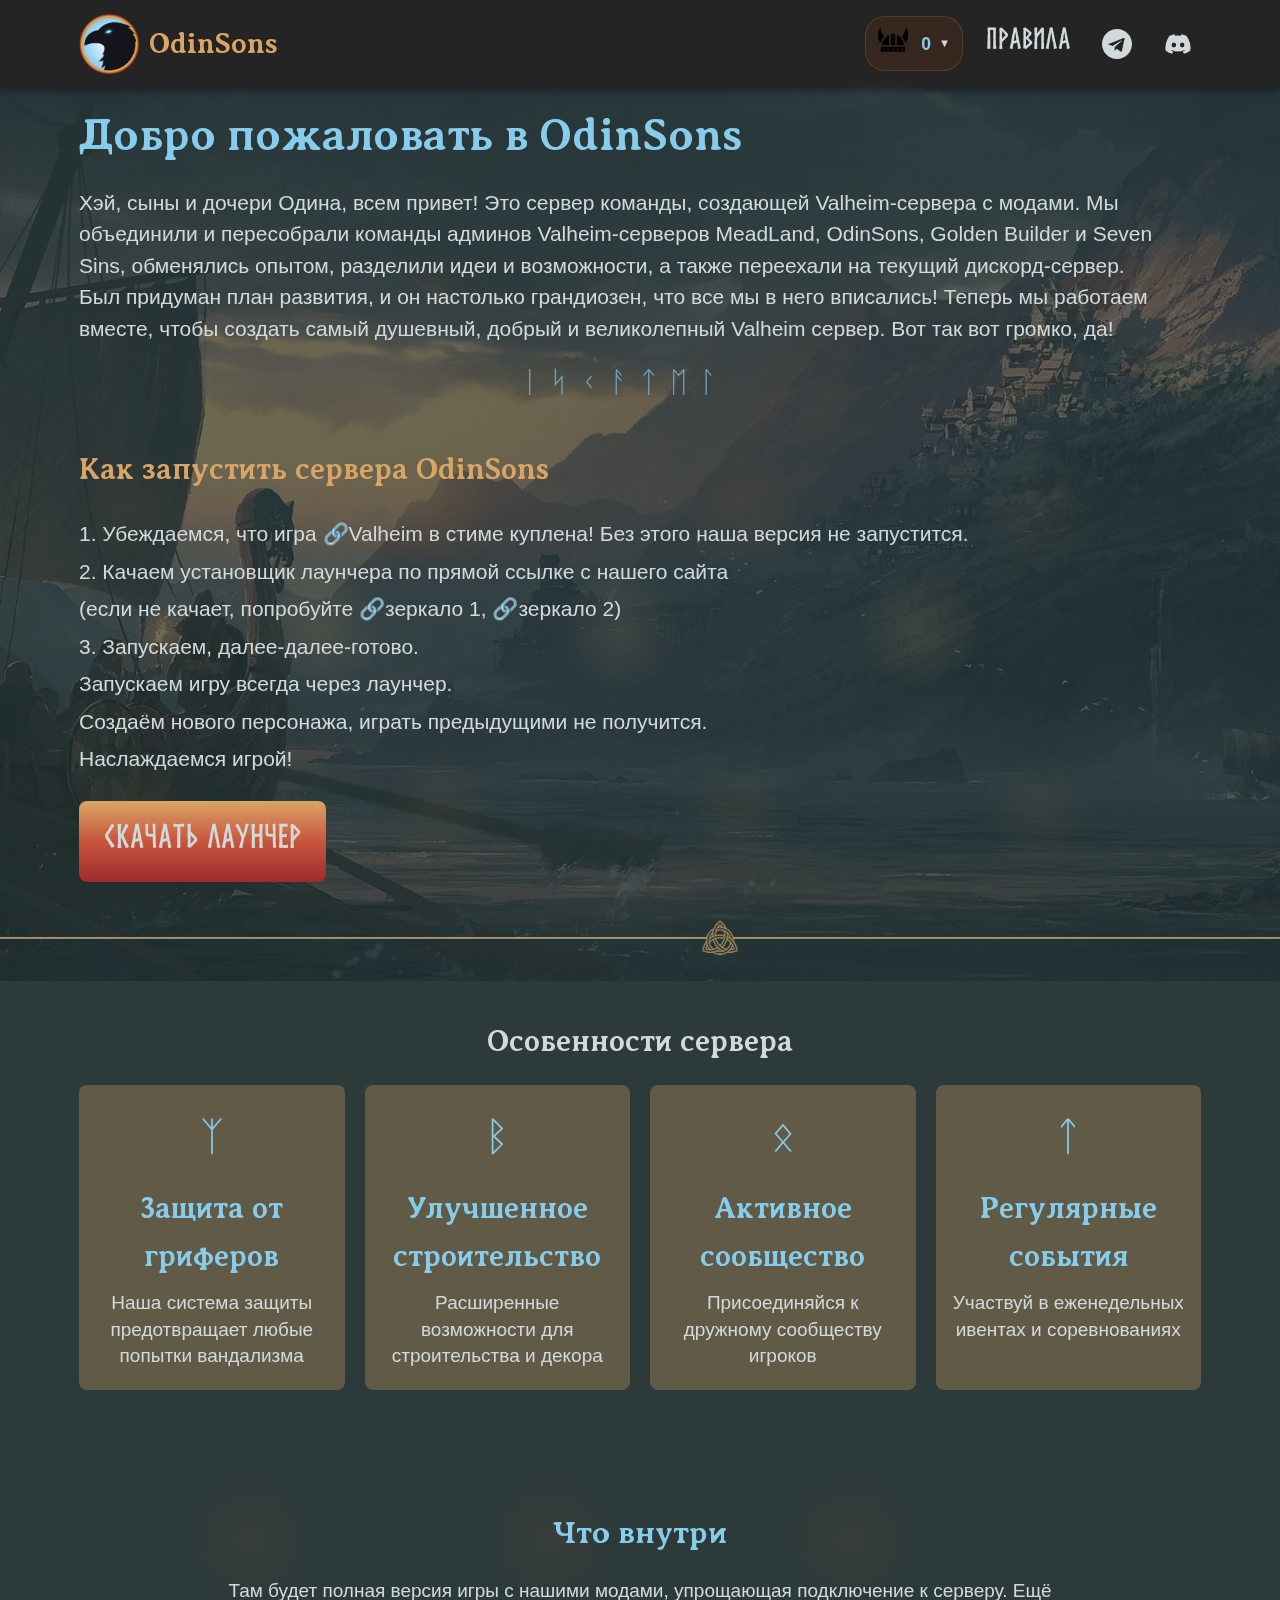
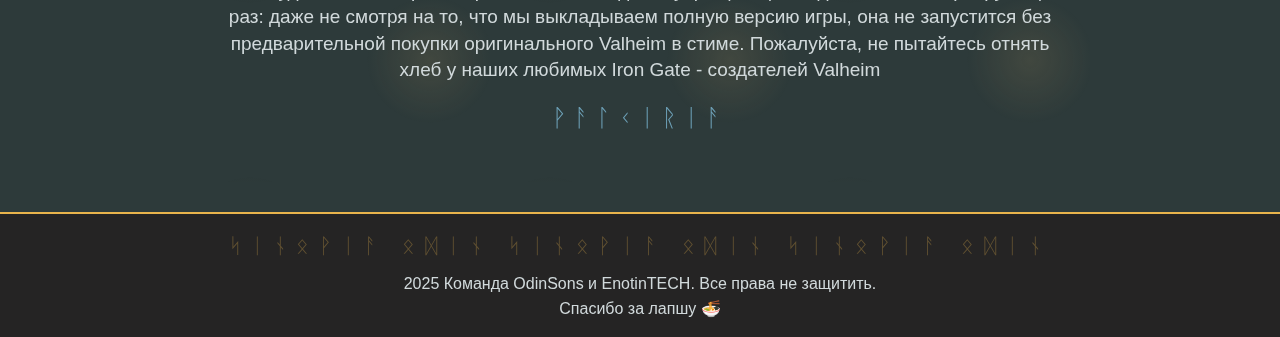
<file: index.htm>
<!DOCTYPE html>
<html lang="ru">
<head>
    <meta charset="UTF-8">
    <meta name="viewport" content="width=device-width, initial-scale=1.0">
    <title>OdinSons - Valheim сервера 18+</title>
    <link rel="stylesheet" href="https://cdnjs.cloudflare.com/ajax/libs/font-awesome/6.4.0/css/all.min.css">
    <link rel="preconnect" href="https://fonts.googleapis.com">
    <link rel="preconnect" href="https://fonts.gstatic.com" crossorigin>
    <link rel="stylesheet" href="style.css">
    <link rel="icon" href="favicon.ico">
    <link href="https://db.onlinewebfonts.com/c/766d679f3242fbf580362a9838c40083?family=Vollkorn" rel="stylesheet">
</head>
<body>
    <!-- сами руны
    <div class="rune-background rune-1">ᚠ</div>
    <div class="rune-background rune-2">ᛗᛃᚨᛋᛟ ᚲᚨᛒᚨᚾ</div>
    <div class="rune-background rune-3">ᚦ</div>
    <div class="rune-background rune-4">ᚬ</div>
    <div class="rune-background rune-5">ᚺᚹᚨᛋᛏ ᚾᛁᚲᛋ</div>
    <div class="rune-background rune-6">ᚴ</div>
    <div class="rune-background rune-7">ᛖᛁᚲᛏᚢᚱᚾᛁᚱ</div>
    <div class="rune-background rune-8">ᛒᛖᚱᚷᛁᛚᛁ</div>
    <div class="rune-background rune-9">ᚠᛟᚱᚾᛃᛟᚦᚱ</div>
    <div class="rune-background rune-10">ᚦᛟᚱᛋᚠᛁᛜᚱ</div>
    <div class="rune-background rune-11">ᛟᛞᛁᚾᛋᛟᚾᛖᚱ</div> -->

    <div class="side-backgroundL">
        <img src="1200.png" alt="фон корабль">
    </div>

    <header>
        <div class="container">
            <nav>
                <a href="#" class="logo">
                    <img src="OdinSons_logo_14.png" alt="OdinSons">
                    <span>OdinSons</span>
                </a>
                <div class="header-buttons">
                    <div class="online-widget">
                    <div class="online-btn" id="onlineBtn">
                    <span class="online-icon"><img src="viking-helmet.png" title="Викинги онлайн"></span>
                    <span class="online-count">0</span>
                    <span class="online-arrow">▼</span>
                </div>
                <div class="online-dropdown" id="onlineDropdown">
                    <div class="online-header">
                    <h3>Викинги онлайн: <span id="onlinePlayersCount">0</span></h3>
                    <span class="online-close" id="onlineClose">✕</span>
                </div>
                <div class="online-content">
                    <div class="players-loading">Загрузка данных о викингах...</div>
                    <div class="players-list" id="playersList"></div>
                    <div class="players-error" id="playersError" style="display: none;"></div>
                    <div class="players-updated" id="playersUpdated"></div>
                </div>
            </div>
        </div>
                    <a href="rules.htm" class="header-btn" title="Правила сервера">
                        <span style="font-family: 'NordicCyr', sans-serif; font-weight: 700; font-size: 32px;">Правила</span>
                    </a>
                    <a href="https://t.me/+AHY_F2jClNJmNTcy" class="header-btn" target="_blank" title="Telegram">
                        <svg viewBox="0 0 24 24"><path d="M12 0c-6.627 0-12 5.373-12 12s5.373 12 12 12 12-5.373 12-12-5.373-12-12-12zm5.894 8.221l-1.97 9.28c-.145.658-.537.818-1.084.508l-3-2.21-1.447 1.394c-.14.141-.259.259-.374.261l.213-3.053 5.56-5.022c.24-.213-.054-.334-.373-.121l-6.869 4.326-2.96-.924c-.64-.203-.658-.64.136-.954l11.566-4.458c.538-.196 1.006.128.832.941z"/></svg>
                    </a>
                    <a href="https://discord.gg/eTteBxWcfu" class="header-btn" target="_blank" title="Discord">
                        <svg viewBox="0 0 24 24"><path d="M14.82 4.26a10.14 10.14 0 0 0-.53 1.1 14.66 14.66 0 0 0-4.58 0 10.14 10.14 0 0 0-.53-1.1 16 16 0 0 0-4.13 1.3 17.33 17.33 0 0 0-3 11.59 16.6 16.6 0 0 0 5.07 2.59A12.89 12.89 0 0 0 8.23 18a9.65 9.65 0 0 1-1.71-.83 3.39 3.39 0 0 0 .42-.33 11.66 11.66 0 0 0 10.12 0c.14.09.28.19.42.33a10.14 10.14 0 0 1-1.71.83 12.89 12.89 0 0 0 1.08 1.78 16.44 16.44 0 0 0 5.06-2.59 17.22 17.22 0 0 0-3-11.59 16.09 16.09 0 0 0-4.09-1.35zM8.68 14.81a1.94 1.94 0 0 1-1.8-2 1.93 1.93 0 0 1 1.8-2 1.93 1.93 0 0 1 1.8 2 1.93 1.93 0 0 1-1.8 2zm6.64 0a1.94 1.94 0 0 1-1.8-2 1.93 1.93 0 0 1 1.8-2 1.92 1.92 0 0 1 1.8 2 1.92 1.92 0 0 1-1.8 2z"/></svg>
                    </a>
                </div>
            </nav>
        </div>
    </header>

    <section class="hero" id="home">
        <div class="container" style="display:flex;flex-wrap:wrap">
            <div class="welcome-section">
                <h1>Добро пожаловать в OdinSons</h1>
                <p>Хэй, сыны и дочери Одина, всем привет! Это сервер команды, создающей Valheim-сервера с модами. Мы объединили и пересобрали команды админов Valheim-серверов MeadLand, OdinSons, Golden Builder и Seven Sins, обменялись опытом, разделили идеи и возможности, а также переехали на текущий дискорд-сервер. Был придуман план развития, и он настолько грандиозен, что все мы в него вписались! Теперь мы работаем вместе, чтобы создать самый душевный, добрый и великолепный Valheim сервер. Вот так вот громко, да!</p>
                <div class="rune-divider">ᛁᛋᚲᚨᛏᛖᛚ</div>
                <div class="rune-bg">
                    <h2-1>Как запустить сервера OdinSons</h2-1>
                    <p>1. Убеждаемся, что игра <a href="https://store.steampowered.com/app/892970/Valheim/">🔗Valheim в стиме</a> куплена! Без этого наша версия не запустится.</p>
                    <p>2. Качаем установщик лаунчера по прямой ссылке с нашего сайта</p>
                    <p>(если не качает, попробуйте <a href="https://odinsons.event-spec.ru/launcher/OdinsonsSetup.exe">🔗зеркало 1</a>, <a href="http://95.216.34.29/launcher/OdinsonsSetup.exe">🔗зеркало 2</a>)</p>
                    <p>3. Запускаем, далее-далее-готово.</p>
                    <p>Запускаем игру всегда через лаунчер.</p>
                    <p>Создаём нового персонажа, играть предыдущими не получится.</p>
                    <p>Наслаждаемся игрой!</p>
                    <a href="https://server.odinsons.fun/launcher/OdinsonsSetup.exe" class="btn btn-nordic" download style="margin-top:20px">Скачать лаунчер</a>
                </div>
            </div>
        </div>
    </section>
<p align='center'><img src=separador_odin.webp></p>
    <section class="features-section">
        <div class="container">
            <h2 style="text-align:center;margin-bottom:20px">Особенности сервера</h2>
            <div class="features-grid">
                <div class="feature-item">
                    <span class="feature-icon">ᛉ</span>
                    <h3>Защита от гриферов</h3>
                    <p>Наша система защиты предотвращает любые попытки вандализма</p>
                </div>
                <div class="feature-item">
                    <span class="feature-icon">ᛒ</span>
                    <h3>Улучшенное строительство</h3>
                    <p>Расширенные возможности для строительства и декора</p>
                </div>
                <div class="feature-item">
                    <span class="feature-icon">ᛟ</span>
                    <h3>Активное сообщество</h3>
                    <p>Присоединяйся к дружному сообществу игроков</p>
                </div>
                <div class="feature-item">
                    <span class="feature-icon">ᛏ</span>
                    <h3>Регулярные события</h3>
                    <p>Участвуй в еженедельных ивентах и соревнованиях</p>
                </div>
            </div>
        </div>
    </section>

    <section class="full-width-section">
        <div class="container">
            <div class="rune-bg">
                <h2>Что внутри</h2>
                <p>Там будет полная версия игры с нашими модами, упрощающая подключение к серверу. Ещё раз: даже не смотря на то, что мы выкладываем полную версию игры, она не запустится без предварительной покупки оригинального Valheim в стиме. Пожалуйста, не пытайтесь отнять хлеб у наших любимых Iron Gate - создателей Valheim</p>
                <div class="rune-divider" style="font-size:1.5rem;letter-spacing:0.5rem">ᚹᚨᛚᚲᛁᚱᛁᚨ</div>
            </div>
        </div>
    </section>

    <footer>
        <div class="container">
            <p>2025 Команда OdinSons и EnotinTECH. Все права не защитить.</p>
            <a href="https://t.me/to_sha_ramen">Спасибо за лапшу 🍜</p>
        </div>
    </footer>

    <script>
        document.querySelectorAll('a[href^="#"]').forEach(anchor => {
            anchor.addEventListener('click', function(e) {
                e.preventDefault();
                const targetId = this.getAttribute('href');
                if (targetId === '#') return;
                const targetElement = document.querySelector(targetId);
                if (targetElement) {
                    window.scrollTo({
                        top: targetElement.offsetTop - 80,
                        behavior: 'smooth'
                    });
                }
            });
        });
    </script>
    
    <script>
        // выпадашка списка игроков онлайн
    document.addEventListener('DOMContentLoaded', function() {
        const onlineBtn = document.getElementById('onlineBtn');
        const onlineDropdown = document.getElementById('onlineDropdown');
        const onlineClose = document.getElementById('onlineClose');
        const onlineCount = document.querySelector('.online-count');
        const onlinePlayersCount = document.getElementById('onlinePlayersCount');
        const playersList = document.getElementById('playersList');
        const playersLoading = document.querySelector('.players-loading');
        const playersError = document.getElementById('playersError');
        const playersUpdated = document.getElementById('playersUpdated');
        
        let lastFetchTime = 0;
        let isDropdownOpen = false;
        
        // форматирование времени обновления
        function formatUpdateTime(date) {
            return `Обновлено: ${date.toLocaleTimeString()}`;
        // грузим счётсик при загрузке страницы
        fetchServerData();
        // обновляем данные каждые 30 секунд
        setInterval(fetchServerData, 30000);
        }
        
        // получение данных с серва
        async function fetchServerData() {
            const now = Date.now();
                       
            lastFetchTime = now;
            
            playersLoading.style.display = 'block';
            playersError.style.display = 'none';
            
            try {
                // пробуем прямой запрос к апи
                const response = await fetch('http://95.216.34.29:2519/serverinfo', {
                    mode: 'cors', // указываем режим cors
                    headers: {
                        'Accept': 'application/json',
                    }
                });
                
                if (!response.ok) {
                    throw new Error(`Ошибка HTTP: ${response.status}`);
                }
                
                const data = await response.json();
                updateUI(data);
            } catch (err) {
                console.error('Ошибка загрузки данных:', err);
                
                // если прямой запрос не удался, пробуем через cors-прокси
                try {
                    const proxyUrl = 'https://api.allorigins.win/raw?url=';
                    const encodedUrl = encodeURIComponent('http://95.216.34.29:2519/serverinfo');
                    
                    const proxyResponse = await fetch(proxyUrl + encodedUrl);
                    
                    if (!proxyResponse.ok) {
                        throw new Error(`Ошибка HTTP прокси: ${proxyResponse.status}`);
                    }
                    
                    const data = await proxyResponse.json();
                    updateUI(data);
                } catch (proxyErr) {
                    console.error('Ошибка загрузки через прокси:', proxyErr);
                    
                    // если и прокси не работает, то
                    playersLoading.style.display = 'none';
                    playersError.style.display = 'block';
                    playersError.textContent = 'Ошибка загрузки данных. А должно было выглядеть так.';
                    
                    // показываем демку через 1 секунду
                    setTimeout(() => {
                        const demoData = {
                            "name": "OdinSonsLite",
                            "playersCount": 16,
                            "players": [
                                {
                                    "Name": "Cat",
                                    "SteamID": "76561198355154643",
                                    "AvatarUrl": "https://avatars.steamstatic.com/def6522d08f6e5b0a96c50c8c14466131d1c8c10_full.jpg"
                                },
                                {
                                    "Name": "ЛаПшЕсЛaB",
                                    "SteamID": "76561198088159603",
                                    "AvatarUrl": "https://avatars.steamstatic.com/c242d9d3255ca277519a201d830ca650d29f5895_full.jpg"
                                },
                                {
                                    "Name": "Ворон",
                                    "SteamID": "76561198257020427",
                                    "AvatarUrl": "https://avatars.steamstatic.com/60955e23eec36b21dbfcf842dbb03674d29e73a9_full.jpg"
                                },
                                {
                                    "Name": "Lore",
                                    "SteamID": "76561198135621095",
                                    "AvatarUrl": "https://avatars.steamstatic.com/88e32ca1a33db3fe3e54feccc2e5ddd23fdc2de1_full.jpg"
                                },
                                {
                                    "Name": "Фрейдис",
                                    "SteamID": "76561198269519294",
                                    "AvatarUrl": "https://avatars.steamstatic.com/8bd82bbf11510c0c613db76ac0955de13903406a_full.jpg"
                                },
                                {
                                    "Name": "Don Baton",
                                    "SteamID": "76561199137162101",
                                    "AvatarUrl": "https://avatars.steamstatic.com/508464126a00472f553ca35d677a98c6a4812083_full.jpg"
                                },
                                {
                                    "Name": "Muirtan",
                                    "SteamID": "76561198064767050",
                                    "AvatarUrl": "https://avatars.steamstatic.com/fef49e7fa7e1997310d705b2a6158ff8dc1cdfeb_full.jpg"
                                },
                                {
                                    "Name": "Ryogga",
                                    "SteamID": "76561198131245777",
                                    "AvatarUrl": "https://avatars.steamstatic.com/a8c5d92192f114f5ed05a03a86e53facc7d22a27_full.jpg"
                                },
                                {
                                    "Name": "Nevermind",
                                    "SteamID": "76561198129895699",
                                    "AvatarUrl": "https://avatars.steamstatic.com/fef49e7fa7e1997310d705b2a6158ff8dc1cdfeb_full.jpg"
                                },
                                {
                                    "Name": "Каллерия",
                                    "SteamID": "76561199522772818",
                                    "AvatarUrl": "https://avatars.steamstatic.com/a4ebb79db861ef6ac968df6c140aabd3c9785ca7_full.jpg"
                                },
                                {
                                    "Name": "Barketi Mikerko",
                                    "SteamID": "76561198034979988",
                                    "AvatarUrl": "https://avatars.steamstatic.com/8c7f409082a5ab586cb7e03872f6ca20d7e2997b_full.jpg"
                                },
                                {
                                    "Name": "Пират",
                                    "SteamID": "76561198323012485",
                                    "AvatarUrl": "https://avatars.steamstatic.com/14937af69b7fddc66c840d8487cc47359ccdd10b_full.jpg"
                                },
                                {
                                    "Name": "Jackroy",
                                    "SteamID": "76561198032086266",
                                    "AvatarUrl": "https://avatars.steamstatic.com/18cf9e93edbe79213f24fd277a0c8fc05e9ec68f_full.jpg"
                                },
                                {
                                    "Name": "Volkodav",
                                    "SteamID": "76561198043081861",
                                    "AvatarUrl": "https://avatars.steamstatic.com/e4c5e2ab869df41657cb2108f0d01723d0ba7ba7_full.jpg"
                                },
                                {
                                    "Name": "Tyler",
                                    "SteamID": "76561198022524887",
                                    "AvatarUrl": "https://avatars.steamstatic.com/23adb5fd330875aa0547f0e0e83f545102480138_full.jpg"
                                },
                                {
                                    "Name": "Варкнайт",
                                    "SteamID": "76561198871536729",
                                    "AvatarUrl": "https://avatars.steamstatic.com/fef49e7fa7e1997310d705b2a6158ff8dc1cdfeb_full.jpg"
                                }
                            ]
                        };
                        updateUI(demoData);
                    }, 1000);
                }
            }
        }
        
        // обновление интерфейса
        function updateUI(data) {
            onlineCount.textContent = data.playersCount;
            onlinePlayersCount.textContent = data.playersCount;
            
            playersList.innerHTML = '';
            
            if (data.players && data.players.length > 0) {
                for (const player of data.players) {
                    const playerCard = document.createElement('div');
                    playerCard.className = 'player-card';
                    
                    playerCard.innerHTML = `
                        <img src="${player.AvatarUrl}" alt="Аватар" class="player-avatar" onerror="this.src='[data-uri]'">
                        <div class="player-info">
                            <div class="player-name">${player.Name}</div>
                            <a href="https://steamcommunity.com/profiles/${player.SteamID}" target="_blank" class="player-steamid">
                                ID: ${player.SteamID}
                            </a>
                        </div>
                        <div class="status-indicator"></div>
                    `;
                    
                    playersList.appendChild(playerCard);
                }
            } else {
                playersList.innerHTML = '<div class="players-loading">На лайте тихо... Нет игроков онлайн</div>';
            }
            
            playersLoading.style.display = 'none';
            playersUpdated.textContent = formatUpdateTime(new Date());
        }
        
        // обработчики событий
        onlineBtn.addEventListener('click', function(e) {
            e.stopPropagation();
            isDropdownOpen = !isDropdownOpen;
            
            if (isDropdownOpen) {
                onlineDropdown.classList.add('show');
                fetchServerData();
            } else {
                onlineDropdown.classList.remove('show');
            }
        });
        
        onlineClose.addEventListener('click', function(e) {
            e.stopPropagation();
            onlineDropdown.classList.remove('show');
            isDropdownOpen = false;
        });
        
        // закрытие dropdown при клике вне его
        document.addEventListener('click', function(e) {
            if (!onlineBtn.contains(e.target) && !onlineDropdown.contains(e.target)) {
                onlineDropdown.classList.remove('show');
                isDropdownOpen = false;
            }
        });
        
        // инициализация времени обновления
        playersUpdated.textContent = formatUpdateTime(new Date());
    });
</script>
    
</body>
</html>
</file>
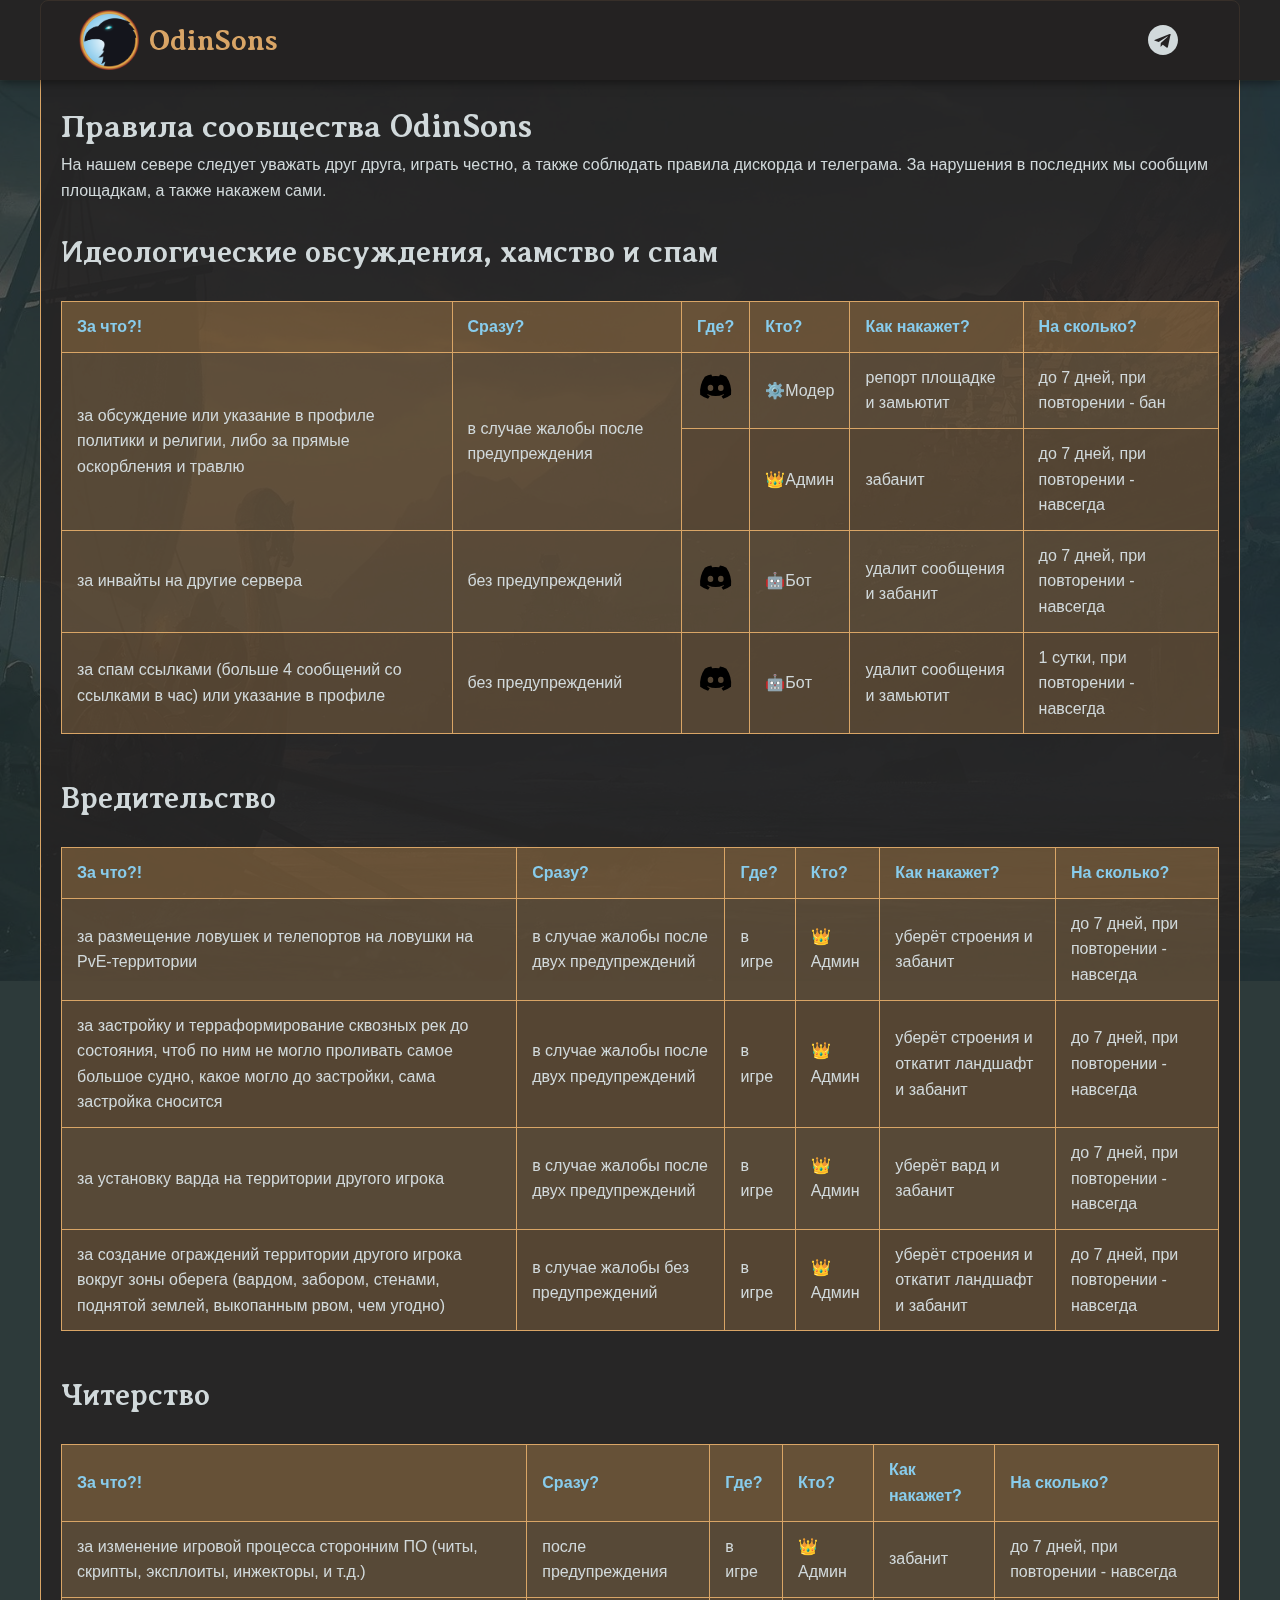
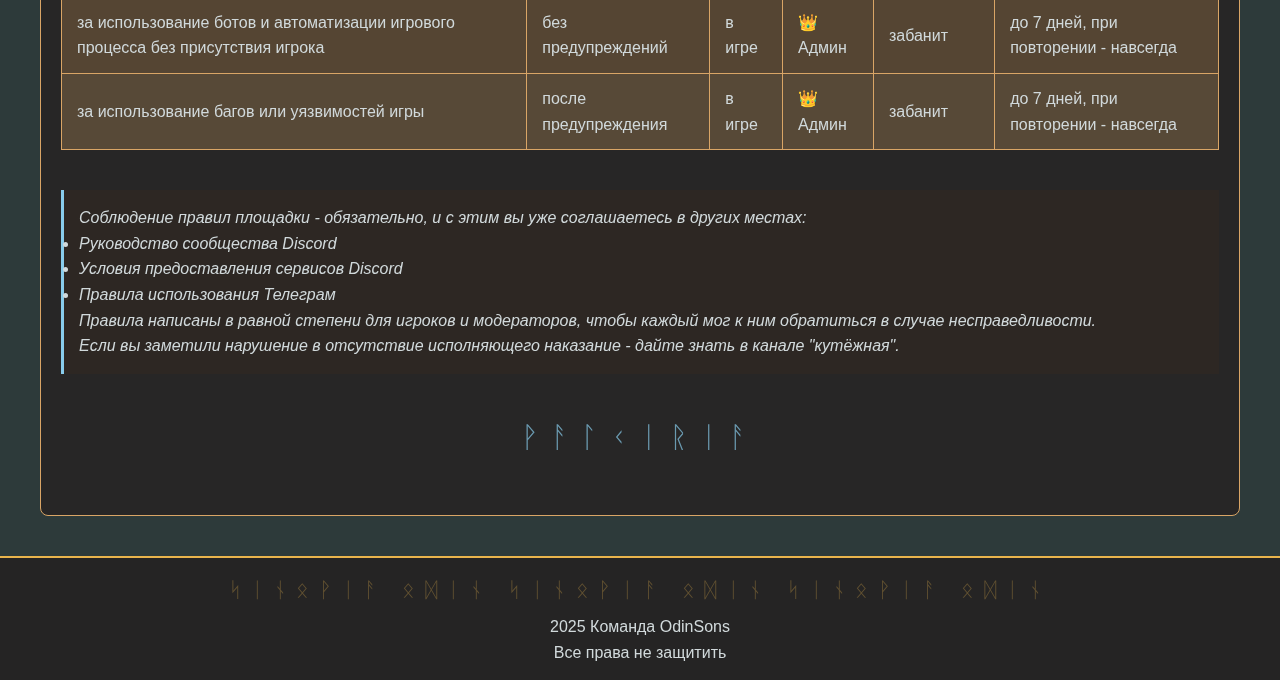
<file: rules.htm>
<!DOCTYPE html>
<html lang="ru">
<head>
    <meta charset="UTF-8">
    <meta name="viewport" content="width=device-width, initial-scale=1.0">
    <title>Правила сообщества - OdinSons</title>
    <link rel="stylesheet" href="https://cdnjs.cloudflare.com/ajax/libs/font-awesome/6.4.0/css/all.min.css">
    <link rel="preconnect" href="https://fonts.googleapis.com">
    <link rel="preconnect" href="https://fonts.gstatic.com" crossorigin>
    <link href="https://fonts.googleapis.com/css2?family=Averia+Serif+Libre:ital,wght@0,300;0,400;0,700;1,300;1,400;1,700&display=swap" rel="stylesheet">
    <link rel="stylesheet" href="style.css">
    <link rel="icon" href="favicon.ico">
    <style>
        /* Дополнительные стили для таблиц правил */
        .rules-container {
    max-width: 1200px;
    margin: 0px auto 40px;
    padding: 100px 20px 40px;
    background: rgb(37 34 34 / 0.8);
    border-radius: 8px;
    border: 1px solid #d9a566;
        }
        
        .rules-section {
            margin-bottom: 40px;
        }
        
        .rules-table {
            width: 100%;
            border-collapse: collapse;
            margin: 20px 0;
            background: #d9a56647;
        }
        
        .rules-table th, .rules-table td {
            padding: 12px 15px;
            text-align: left;
            border: 1px solid #d9a566;
        }
        
        .rules-table th {
            background-color: rgba(165, 108, 55, 0.2);
            color: var(--accent);
            font-weight: bold;
        }
        
        .rules-table tr:nth-child(even) {
            background-color: rgba(69, 43, 24, 0.1);
        }
        
        .rules-note {
            font-style: italic;
            margin-top: 30px;
            padding: 15px;
            background: rgba(69, 43, 24, 0.2);
            border-left: 3px solid var(--accent);
        }
    </style>
</head>
<body>
    <!-- Фоновые руны 
    <div class="rune-background rune-1">ᚠ</div>
    <div class="rune-background rune-2">ᛗᛃᚨᛋᛟ ᚲᚨᛒᚨᚾ</div>
    <div class="rune-background rune-3">ᚦ</div>
    <div class="rune-background rune-4">ᚬ</div>
    <div class="rune-background rune-5">ᚺᚹᚨᛋᛏ ᚾᛁᚲᛋ</div>
    <div class="rune-background rune-6">ᚴ</div>
    <div class="rune-background rune-7">ᛖᛁᚲᛏᚢᚱᚾᛁᚱ</div>
    <div class="rune-background rune-8">ᛒᛖᚱᚷᛁᛚᛁ</div>
    <div class="rune-background rune-9">ᚠᛟᚱᚾᛃᛟᚦᚱ</div>
    <div class="rune-background rune-10">ᚦᛟᚱᛋᚠᛁᛜᚱ</div>
    <div class="rune-background rune-11">ᛟᛞᛁᚾᛋᛟᚾᛖᚱ</div> -->

    <div class="side-backgroundL">
        <img src="1200.png" alt="фон корабль">
    </div>

    <header>
        <div class="container" position>
            <nav>
                <a href="index.htm" class="logo">
                    <img src="OdinSons_logo_14.png" alt="OdinSons">
                    <span style="margin-top:2px">OdinSons</span>
                </a>
                <div class="header-buttons">
                    <a href="https://t.me/+AHY_F2jClNJmNTcy" class="header-btn" target="_blank" title="Telegram">
                        <svg viewBox="0 0 24 24"><path d="M12 0c-6.627 0-12 5.373-12 12s5.373 12 12 12 12-5.373 12-12-5.373-12-12-12zm5.894 8.221l-1.97 9.28c-.145.658-.537.818-1.084.508l-3-2.21-1.447 1.394c-.14.141-.259.259-.374.261l.213-3.053 5.56-5.022c.24-.213-.054-.334-.373-.121l-6.869 4.326-2.96-.924c-.64-.203-.658-.64.136-.954l11.566-4.458c.538-.196 1.006.128.832.941z"/></svg>
                    </a>
                    <a href="https://discord.gg/eTteBxWcfu" class="header-btn2" target="_blank" title="Discord">
                        <svg viewBox="0 0 24 24"><path d="M14.82 4.26a10.14 10.14 0 0 0-.53 1.1 14.66 14.66 0 0 0-4.58 0 10.14 10.14 0 0 0-.53-1.1 16 16 0 0 0-4.13 1.3 17.33 17.33 0 0 0-3 11.59 16.6 16.6 0 0 0 5.07 2.59A12.89 12.89 0 0 0 8.23 18a9.65 9.65 0 0 1-1.71-.83 3.39 3.39 0 0 0 .42-.33 11.66 11.66 0 0 0 10.12 0c.14.09.28.19.42.33a10.14 10.14 0 0 1-1.71.83 12.89 12.89 0 0 0 1.08 1.78 16.44 16.44 0 0 0 5.06-2.59 17.22 17.22 0 0 0-3-11.59 16.09 16.09 0 0 0-4.09-1.35zM8.68 14.81a1.94 1.94 0 0 1-1.8-2 1.93 1.93 0 0 1 1.8-2 1.93 1.93 0 0 1 1.8 2 1.93 1.93 0 0 1-1.8 2zm6.64 0a1.94 1.94 0 0 1-1.8-2 1.93 1.93 0 0 1 1.8-2 1.92 1.92 0 0 1 1.8 2 1.92 1.92 0 0 1-1.8 2z"/></svg>
                    </a>
                </div>
            </nav>
        </div>
    </header>

    <div class="rules-container">
        <h1>Правила сообщества OdinSons</h1>
        
        <p>На нашем севере следует уважать друг друга, играть честно, а также соблюдать правила дискорда и телеграма. За нарушения в последних мы сообщим площадкам, а также накажем сами.</p>
        
        <div class="rules-section">
            <h2>Идеологические обсуждения, хамство и спам</h2>
            
            <table class="rules-table">
                <thead>
                    <tr>
                        <th>За что?!</th>
                        <th>Сразу?</th>
                        <th>Где?</th>
                        <th>Кто?</th>
                        <th>Как накажет?</th>
                        <th>На сколько?</th>
                    </tr>
                </thead>
                <tbody>
                    <tr>
                        <td rowspan="2">за обсуждение или указание в профиле политики и религии, либо за прямые оскорбления и травлю</td>
                        <td rowspan="2">в случае жалобы после предупреждения</td>
                        <td><svg viewBox="0 0 24 24"><path d="M14.82 4.26a10.14 10.14 0 0 0-.53 1.1 14.66 14.66 0 0 0-4.58 0 10.14 10.14 0 0 0-.53-1.1 16 16 0 0 0-4.13 1.3 17.33 17.33 0 0 0-3 11.59 16.6 16.6 0 0 0 5.07 2.59A12.89 12.89 0 0 0 8.23 18a9.65 9.65 0 0 1-1.71-.83 3.39 3.39 0 0 0 .42-.33 11.66 11.66 0 0 0 10.12 0c.14.09.28.19.42.33a10.14 10.14 0 0 1-1.71.83 12.89 12.89 0 0 0 1.08 1.78 16.44 16.44 0 0 0 5.06-2.59 17.22 17.22 0 0 0-3-11.59 16.09 16.09 0 0 0-4.09-1.35zM8.68 14.81a1.94 1.94 0 0 1-1.8-2 1.93 1.93 0 0 1 1.8-2 1.93 1.93 0 0 1 1.8 2 1.93 1.93 0 0 1-1.8 2zm6.64 0a1.94 1.94 0 0 1-1.8-2 1.93 1.93 0 0 1 1.8-2 1.92 1.92 0 0 1 1.8 2 1.92 1.92 0 0 1-1.8 2z"/></svg></td>
                        <td>⚙️Модер</td>
                        <td>репорт площадке и замьютит</td>
                        <td>до 7 дней, при повторении - бан</td>
                    </tr>
                    <tr>
                        <td><svg viewBox="0 0 24 24"><path d="M283.673 593.441c-2.469-.415-44.163-1.442-44.163-1.442s-9.704 1.027-10.12 3.292c-.408.627-2.477 2.696-.204 6.404 2.273 3.723 5.37 3.723 5.37 7.643s-9.493 35.494-9.493 35.494l-8.67 27.044-11.358 36.944-7.22 24.152-5.158 16.508-6.812 23.948-7.023-21.878-31.56-114.972-8.277-13.616s2.009-6.404-.612-10.74c2.478-4.334 6.397-10.527 7.84-12.384 1.442-1.85 3.919-4.335-.204-5.982-4.131-1.654-34.475-.415-44.587.204-10.113 3.27-14.651 2.477-16.72 4.335-.499 1.858-3.92 7.394 3.655 5.573-3.036 1.654 8.941 7.84 12.445 16.547 3.512 2.447 11.147 16.274 17.755 44.859 6.6 22.595 25.594 76.471 25.594 76.471s9.908 31.371 10.316 35.29c.415 3.928 3.096 14.87 3.511 16.517 4.086 1.654 1.443 9.704 2.062 11.35.62 1.655 2.477 6.193 2.689 7.432.204 3.753 9.757 15.278 4.946 18.374 1.45 3.096 5.166 14.032 5.166 15.89 0 1.857 3.096 13.623 3.715 14.658.62 1.034 2.062 3.92 3.3 3.715 5.317-.211 7.636-21.674 8.255-24.566 5.445-2.885 12.8-33.644 13.208-34.672.416-1.034 12.386-29.309 12.386-29.309s16.516-52.222 18.162-56.557c3.15-.596 10.173-26.417 14.326-31.37-4.206-4.962 5.49-34.06 6.525-37.157 1.027-3.096 9.697-30.336 12.506-33.017.083-2.688.083-6.29 3.384-10.95 9.153-2.266 12.181-7.016 13.827-9.078 1.654-2.062 3.716-4.539 1.239-4.954Z"></svg></td>
                        <td>👑Админ</td>
                        <td>забанит</td>
                        <td>до 7 дней, при повторении - навсегда</td>
                    </tr>
                    <tr>
                        <td>за инвайты на другие сервера</td>
                        <td>без предупреждений</td>
                        <td><svg viewBox="0 0 24 24"><path d="M14.82 4.26a10.14 10.14 0 0 0-.53 1.1 14.66 14.66 0 0 0-4.58 0 10.14 10.14 0 0 0-.53-1.1 16 16 0 0 0-4.13 1.3 17.33 17.33 0 0 0-3 11.59 16.6 16.6 0 0 0 5.07 2.59A12.89 12.89 0 0 0 8.23 18a9.65 9.65 0 0 1-1.71-.83 3.39 3.39 0 0 0 .42-.33 11.66 11.66 0 0 0 10.12 0c.14.09.28.19.42.33a10.14 10.14 0 0 1-1.71.83 12.89 12.89 0 0 0 1.08 1.78 16.44 16.44 0 0 0 5.06-2.59 17.22 17.22 0 0 0-3-11.59 16.09 16.09 0 0 0-4.09-1.35zM8.68 14.81a1.94 1.94 0 0 1-1.8-2 1.93 1.93 0 0 1 1.8-2 1.93 1.93 0 0 1 1.8 2 1.93 1.93 0 0 1-1.8 2zm6.64 0a1.94 1.94 0 0 1-1.8-2 1.93 1.93 0 0 1 1.8-2 1.92 1.92 0 0 1 1.8 2 1.92 1.92 0 0 1-1.8 2z"/></svg></td>
                        <td>🤖Бот</td>
                        <td>удалит сообщения и забанит</td>
                        <td>до 7 дней, при повторении - навсегда</td>
                    </tr>
                    <tr>
                        <td>за спам ссылками (больше 4 сообщений со ссылками в час) или указание в профиле</td>
                        <td>без предупреждений</td>
                        <td><svg viewBox="0 0 24 24"><path d="M14.82 4.26a10.14 10.14 0 0 0-.53 1.1 14.66 14.66 0 0 0-4.58 0 10.14 10.14 0 0 0-.53-1.1 16 16 0 0 0-4.13 1.3 17.33 17.33 0 0 0-3 11.59 16.6 16.6 0 0 0 5.07 2.59A12.89 12.89 0 0 0 8.23 18a9.65 9.65 0 0 1-1.71-.83 3.39 3.39 0 0 0 .42-.33 11.66 11.66 0 0 0 10.12 0c.14.09.28.19.42.33a10.14 10.14 0 0 1-1.71.83 12.89 12.89 0 0 0 1.08 1.78 16.44 16.44 0 0 0 5.06-2.59 17.22 17.22 0 0 0-3-11.59 16.09 16.09 0 0 0-4.09-1.35zM8.68 14.81a1.94 1.94 0 0 1-1.8-2 1.93 1.93 0 0 1 1.8-2 1.93 1.93 0 0 1 1.8 2 1.93 1.93 0 0 1-1.8 2zm6.64 0a1.94 1.94 0 0 1-1.8-2 1.93 1.93 0 0 1 1.8-2 1.92 1.92 0 0 1 1.8 2 1.92 1.92 0 0 1-1.8 2z"/></svg></td>
                        <td>🤖Бoт</td>
                        <td>удалит сообщения и замьютит</td>
                        <td>1 сутки, при повторении - навсегда</td>
                    </tr>
                </tbody>
            </table>
        </div>

        <div class="rules-section">
            <h2>Вредительство</h2>
            
            <table class="rules-table">
                <thead>
                    <tr>
                        <th>За что?!</th>
                        <th>Сразу?</th>
                        <th>Где?</th>
                        <th>Кто?</th>
                        <th>Как накажет?</th>
                        <th>На сколько?</th>
                    </tr>
                </thead>
                <tbody>
                    <tr>
                        <td>за размещение ловушек и телепортов на ловушки на PvE-территории</td>
                        <td>в случае жалобы после двух предупреждений</td>
                        <td>в игре</td>
                        <td>👑Админ</td>
                        <td>уберёт строения и забанит</td>
                        <td>до 7 дней, при повторении - навсегда</td>
                    </tr>
                    <tr>
                        <td>за застройку и терраформирование сквозных рек до состояния, чтоб по ним не могло проливать самое большое судно, какое могло до застройки, сама застройка сносится</td>
                        <td>в случае жалобы после двух предупреждений</td>
                        <td>в игре</td>
                        <td>👑Админ</td>
                        <td>уберёт строения и откатит ландшафт и забанит</td>
                        <td>до 7 дней, при повторении - навсегда</td>
                    </tr>
                    <tr>
                        <td>за установку варда на территории другого игрока</td>
                        <td>в случае жалобы после двух предупреждений</td>
                        <td>в игре</td>
                        <td>👑Админ</td>
                        <td>уберёт вард и забанит</td>
                        <td>до 7 дней, при повторении - навсегда</td>
                    </tr>
                    <tr>
                        <td>за создание ограждений территории другого игрока вокруг зоны оберега (вардом, забором, стенами, поднятой землей, выкопанным рвом, чем угодно)</td>
                        <td>в случае жалобы без предупреждений</td>
                        <td>в игре</td>
                        <td>👑Админ</td>
                        <td>уберёт строения и откатит ландшафт и забанит</td>
                        <td>до 7 дней, при повторении - навсегда</td>
                    </tr>
                </tbody>
            </table>
        </div>

        <div class="rules-section">
            <h2>Читерство</h2>
            
            <table class="rules-table">
                <thead>
                    <tr>
                        <th>За что?!</th>
                        <th>Сразу?</th>
                        <th>Где?</th>
                        <th>Кто?</th>
                        <th>Как накажет?</th>
                        <th>На сколько?</th>
                    </tr>
                </thead>
                <tbody>
                    <tr>
                        <td>за изменение игровой процесса сторонним ПО (читы, скрипты, эксплоиты, инжекторы, и т.д.)</td>
                        <td>после предупреждения</td>
                        <td>в игре</td>
                        <td>👑Админ</td>
                        <td>забанит</td>
                        <td>до 7 дней, при повторении - навсегда</td>
                    </tr>
                    <tr>
                        <td>за использование ботов и автоматизации игрового процесса без присутствия игрока</td>
                        <td>без предупреждений</td>
                        <td>в игре</td>
                        <td>👑Админ</td>
                        <td>забанит</td>
                        <td>до 7 дней, при повторении - навсегда</td>
                    </tr>
                    <tr>
                        <td>за использование багов или уязвимостей игры</td>
                        <td>после предупреждения</td>
                        <td>в игре</td>
                        <td>👑Админ</td>
                        <td>забанит</td>
                        <td>до 7 дней, при повторении - навсегда</td>
                    </tr>
                </tbody>
            </table>
        </div>

        <div class="rules-note">
            <p>Соблюдение правил площадки - обязательно, и с этим вы уже соглашаетесь в других местах:</p>
            <ul>
                <li><a href="https://discord.com/guidelines">Руководство сообщества Discord</a></li>
                <li><a href="https://discord.com/terms">Условия предоставления сервисов Discord</a></li>
                <li><a href="https://telegram.org/tos/eu">Правила использования Телеграм</a></li>
            </ul>
            <p>Правила написаны в равной степени для игроков и модераторов, чтобы каждый мог к ним обратиться в случае несправедливости.</p>
            <p>Если вы заметили нарушение в отсутствие исполняющего наказание - дайте знать в канале "кутёжная".</p>
        </div>
        
        <div class="rune-divider" style="margin-top: 40px;">ᚹᚨᛚᚲᛁᚱᛁᚨ</div>
    </div>

    <footer>
        <div class="container">
            <p>2025 Команда OdinSons</p>
            <p>Все права не защитить</p>
        </div>
    </footer>

    <script>
        document.querySelectorAll('a[href^="#"]').forEach(anchor => {
            anchor.addEventListener('click', function(e) {
                e.preventDefault();
                const targetId = this.getAttribute('href');
                if (targetId === '#') return;
                const targetElement = document.querySelector(targetId);
                if (targetElement) {
                    window.scrollTo({
                        top: targetElement.offsetTop - 80,
                        behavior: 'smooth'
                    });
                }
            });
        });
    </script>
</body>
</html><!DOCTYPE html>
</file>
<file: style.css>
@font-face{font-family:'NordicCyr';src:url('NordicCyr-Bold.otf') format('opentype');font-weight:700;font-style:normal}
@font-face{font-family:'AveriaSerifLibre';src:url('AveriaSerifLibre-Bold.woff2') format('woff2');font-weight:700;font-style:normal}
@font-face {
    font-family: "Montserrat";
    src: url("https://db.onlinewebfonts.com/t/5fc6f4fd75e944a52a342ab2c7f100f1.eot");
    src: url("https://db.onlinewebfonts.com/t/5fc6f4fd75e944a52a342ab2c7f100f1.eot?#iefix")format("embedded-opentype"),
    url("https://db.onlinewebfonts.com/t/5fc6f4fd75e944a52a342ab2c7f100f1.woff2")format("woff2"),
    url("https://db.onlinewebfonts.com/t/5fc6f4fd75e944a52a342ab2c7f100f1.woff")format("woff"),
    url("https://db.onlinewebfonts.com/t/5fc6f4fd75e944a52a342ab2c7f100f1.ttf")format("truetype"),
    url("https://db.onlinewebfonts.com/t/5fc6f4fd75e944a52a342ab2c7f100f1.svg#Montserrat")format("svg");
}

:root{
    --c-palette-1: #252222;
    --c-palette-2: ##d9a5666b;
    --c-palette-3: #D1D9DB;
    --c-palette-4: #998e8a;
    --c-palette-5: #E9B44C;
    --c-palette-6: #ffb100;
    --primary: #6f4c4c;
    --secondary: #2d3a3a;
    --accent: #88CCEC;
    --text: var(--c-palette-3);
    --dark: #121212;
    --light: #f8f9fa
}

*{margin:0;padding:0;box-sizing:border-box}
body{
    background-color:var(--secondary);
    color: #D1D9DB;
    line-height:1.6;
    background-image:radial-gradient(ellipse at top,var(--c-palette-2)50%,var(--c-palette-1));
    scroll-behavior:smooth;
    font-family:'Montserrat',sans-serif;
    position:relative;
    overflow-x:hidden
}
h1,h2,h3,h4,h5,h6{
    font-family:'AveriaSerifLibre','Segoe UI',Tahoma,Geneva,Verdana,sans-serif;
    font-weight:700
}
.container{
    width:90%;
    max-width:1200px;
    margin:0 auto;
    padding:0 15px
}

/* руническое */
.rune-divider{
    display:flex;
    justify-content:center;
    margin:15px 0;
    color:var(--accent);
    font-size:1.8rem;
    letter-spacing:0.8rem;
    opacity:0.7
}
.rune-bg{
    background-image:radial-gradient(circle at 20% 30%,rgba(165,108,55,0.1)0%,transparent 20%),radial-gradient(circle at 80% 70%,rgba(246,192,111,0.1)0%,transparent 20%);
    background-size:300px 300px;
    position:relative;
    overflow:hidden
}

/* фоновые руны */
.rune-background {
    position:absolute;
    z-index:-1;
    opacity:0.03;
    color:var(--accent);
    font-family:'AveriaSerifLibre';
    font-weight:700
}
.rune-1{top:15%;left:5%;font-size:8rem;transform:rotate(-15deg)}
.rune-2{top:60%;right:7%;font-size:12rem;transform:rotate(10deg)}
.rune-3{bottom:20%;left:10%;font-size:6rem;transform:rotate(5deg)}
.rune-4{top:30%;right:15%;font-size:10rem;transform:rotate(-20deg)}
.rune-5{bottom:40%;left:20%;font-size:7rem;transform:rotate(15deg)}
.rune-6{top:70%;left:25%;font-size:9rem;transform:rotate(-10deg)}
.rune-7{bottom:10%;right:20%;font-size:11rem;transform:rotate(25deg)}
.rune-8{top:25%;right:5%;font-size:8rem;transform:rotate(5deg)}
.rune-9{bottom:60%;left:5%;font-size:9rem;transform:rotate(-12deg)}
.rune-10{top:80%;right:25%;font-size:7rem;transform:rotate(18deg)}
.rune-11{top:45%;left:15%;font-size:10rem;transform:rotate(-8deg)}

header{
    background-color:rgba(37,34,34,0.9);
    position:fixed;
    width:100%;
    z-index:1000;
    box-shadow:0 2px 10px rgba(0,0,0,0.5);
    padding:10px 0
}
nav{
    display:flex;
    justify-content:space-between;
    align-items:center
}
.logo{
    display:flex;
    align-items:center;
    font-size:1.8rem;
    font-weight:700;
    color: #D9A566;
    text-decoration:none;
    font-family: 'AveriaSerifLibre'
}
.logo img{
    height:60px;
    margin-right:10px
}
.header-buttons{
    display:flex;
    align-items:center;
    gap:15px
}

/* стили для кнопок соцсетей */
.header-btn{
    display:flex;
    align-items:center;
    justify-content:center;
    background-color:transparent;
    border:none;
    padding:8px;
    color:var(--text);
    text-decoration:none;
    transition:all 0.3s
}
.header-btn:hover{
    color:var(--accent);
    transform:scale(1.1)
}
.header-btn svg{
    width:30px;
    height:30px;
    fill:var(--text);
    transition:all 0.3s
}
.header-btn:hover svg{fill:var(--accent)}

.btn{
    display:inline-block;
    background-color:var(--accent);
    color: #D1D9DB;
    padding:12px 25px;
    border-radius:8px;
    text-decoration:none;
    font-weight:700;
    transition:all 0.3s;
    text-shadow:none;
    border:none;
    cursor:pointer;
    font-family:'NordicCyr-Bold.otf','AveriaSerifLibre',sans-serif
}
.btn:hover{
    background-color:var(--c-palette-5);
    transform:translateY(-2px)
}
.btn-nordic{
    font-family:'NordicCyr';
    background:linear-gradient(to bottom, #D9A566, #C8553D, #9E2B2B);
    position:relative;
    overflow:hidden;
    font-size:36px;
}
.hero{
    padding:100px 0 30px;
    position:relative;
    display:flex;
    flex-wrap:wrap
}
.welcome-section{
    width:100%;
    padding-right:30px
}
.hero h1{
    font-size:2.8rem;
    margin-bottom:15px;
    color:var(--accent)
}
.hero p{
    font-size:21px;
    margin-bottom:6px;
    color:var(--text);
    line-height:1.5
}

/* горизонтальное расположение особенностей */
.features-section{
    width:100%;
    padding:30px 0 20px
}
.features-grid{
    display:flex;
    justify-content:space-between;
    gap:20px;
    margin-top:15px
}
.feature-item{
    flex: 1;
    text-align: center;
    padding: 20px 15px;
    background: rgb(217 165 102 / 30%);
    border-radius: 8px;
}
.feature-icon{
    font-size:2.5rem;
    color:var(--accent);
    margin-bottom:15px;
    font-family:'AveriaSerifLibre';
    display:block
}
h2 {
    display: block;
    font-size: 30px;
    margin-block-start: 0.83em;
    margin-block-end: 0.83em;
    margin-inline-start: 0px;
    margin-inline-end: 0px;
    font-weight: bold;
    unicode-bidi: isolate;
}
h2-1 {
    display: block;
    font-family:'AveriaSerifLibre';
    font-size: 30px;
    margin-block-start: 0.83em;
    margin-block-end: 0.83em;
    margin-inline-start: 0px;
    margin-inline-end: 0px;
    font-weight: bold;
    unicode-bidi: isolate;
    color:#D9A566;
}
.feature-item h3{
    margin-bottom:10px;
    color:var(--accent);
    font-size:30px
}
.feature-item p{
    font-size:19px;
    line-height:1.4;
    margin:0
}

/* на всю ширину */
.full-width-section {
    width:100%;
    padding:40px 0 30px;
    text-align:center
}
.full-width-section .rune-bg {
    padding:30px;
    border-radius:8px;
    max-width:900px;
    margin:0 auto
}
.full-width-section h2 {
    color:var(--accent);
    margin-bottom:20px;
    font-size:2rem
}
.full-width-section h3 {
    color:var(--accent);
    margin-bottom:15px;
    font-size:1.6rem
}
.full-width-section p {
    margin-bottom:12px;
    font-size:19px;
    line-height:1.4
}
.full-width-section a {
    color:var(--accent);
    text-decoration:none;
    border-bottom:1px dashed var(--accent);
    transition:all 0.3s
}
.full-width-section a:hover {
    color:var(--c-palette-6);
    border-bottom:1px solid var(--c-palette-6)
}

.community{
    padding:40px 0;
    display:flex;
    flex-wrap:wrap
}
.community-info{
    width:100%;
    text-align:center
}

/* фон */
.side-backgroundL{
    position:fixed;
    left:0;
    top:9%;
    width:100%;
    height:100%;
    z-index:-2;
    overflow:hidden
}
.side-backgroundL img{
    width:100%;
    height:100%;
    object-fit:cover;
    opacity:0.3
}

footer{
    background-color:rgba(37,34,34,0.9);
    padding:15px 0;
    border-top:2px solid var(--c-palette-5);
    text-align:center
}

/* руны-подпись "сыны Одина" в подвале */
footer::before{
    content:"ᛋᛁᚾᛟᚹᛁᚨ ᛟᛞᛁᚾ ᛋᛁᚾᛟᚹᛁᚨ ᛟᛞᛁᚾ ᛋᛁᚾᛟᚹᛁᚨ ᛟᛞᛁᚾ";
    display:block;
    width:100%;
    text-align:center;
    font-size:1.3rem;
    letter-spacing:0.6rem;
    color:var(--c-palette-5);
    opacity:0.3;
    margin-bottom:8px
}

@media (max-width:1024px){
    .welcome-section{width:60%}
    .features-grid{flex-wrap:wrap}
    .feature-item{flex:0 0 calc(50% - 20px);margin-bottom:20px}
    .side-background{display:none}
    .rune-background{display:none}
}
@media (max-width:768px){
    .header-buttons{display:none}
    .hero h1{font-size:2.2rem}
    .welcome-section,.discord-widget{width:100%;padding:0}
    .feature-item{flex:0 0 100%}
}
/* стили для всех ссылок */
a {
    color: var(--text);
    text-decoration: none;
    transition: color 0.3s ease;
}

a:hover {
    color: var(--accent);
}

/* исключения для спецэлементов */
.header-btn,
.btn,
.logo,
.feature-item a,
.rune-bg a,
.full-width-section a {
    text-decoration: none !important;
}

.header-btn:hover,
.btn:hover,
.logo:hover,
.feature-item a:hover,
.rune-bg a:hover,
.full-width-section a:hover {
    text-decoration: none !important;
}

/* сохраняем стили при наведении на шапку */
.header-btn:hover {
    color: var(--accent);
    transform: scale(1.1);
}

.header-btn:hover svg {
    fill: var(--accent);
}

/* сохраняем стили кнопке */
.btn:hover {
    color: var(--c-palette-6);
    background-color: var(--c-palette-5);
    transform: translateY(-2px);
}

/* для ссылок в теле */
.full-width-section a {
    border-bottom: 1px dashed var(--text);
}

.full-width-section a:hover {
    color: var(--c-palette-6);
    border-bottom: 1px solid var(--c-palette-6);
}

/* виджет онлайна игроков */
.online-widget {
    position: relative;
    display: inline-block;
}

.online-btn {
    display: flex;
    align-items: center;
    background: rgba(69, 43, 24, 0.5);
    color: var(--text);
    padding: 8px 12px;
    border-radius: 20px;
    cursor: pointer;
    transition: all 0.3s;
    border: 1px solid rgba(165, 108, 55, 0.3);
}

.online-btn:hover {
    background: rgba(69, 43, 24, 0.8);
    transform: scale(1.05);
}

.online-icon {
    margin-right: 5px;
    font-size: 1rem;
}

.online-count {
    font-weight: bold;
    margin: 0 8px;
    font-size: 1.1rem;
    color: var(--accent);
}

.online-arrow {
    font-size: 0.7rem;
    transition: transform 0.3s;
}

.online-dropdown {
    position: absolute;
    top: 100%;
    right: 0;
    width: 320px;
    background: rgba(43, 30, 20, 0.95);
    backdrop-filter: blur(10px);
    border: 1px solid var(--c-palette-5);
    border-radius: 8px;
    box-shadow: 0 5px 15px rgba(0, 0, 0, 0.5);
    z-index: 1001;
    opacity: 0;
    visibility: hidden;
    transform: translateY(10px);
    transition: all 0.3s;
    margin-top: 10px;
}

.online-dropdown.show {
    opacity: 1;
    visibility: visible;
    transform: translateY(0);
}

.online-header {
    display: flex;
    justify-content: space-between;
    align-items: center;
    padding: 15px;
    background: rgba(69, 43, 24, 0.7);
    border-bottom: 1px solid var(--c-palette-5);
}

.online-header h3 {
    color: var(--accent);
    font-size: 1.2rem;
    margin: 0;
}

.online-close {
    cursor: pointer;
    font-size: 1.2rem;
    color: var(--text);
    transition: color 0.3s;
}

.online-close:hover {
    color: var(--accent);
}

.online-content {
    max-height: 400px;
    overflow-y: auto;
}

.players-loading, .players-error {
    text-align: center;
    padding: 20px;
    color: var(--c-palette-4);
}

.players-error {
    color: #e53e3e;
}

.players-list {
    padding: 10px;
}

.player-card {
    display: flex;
    align-items: center;
    padding: 10px;
    margin: 5px 0;
    background: rgba(69, 43, 24, 0.3);
    border-radius: 6px;
    border: 1px solid rgba(165, 108, 55, 0.2);
}

.player-avatar {
    width: 40px;
    height: 40px;
    border-radius: 50%;
    margin-right: 10px;
    border: 2px solid var(--c-palette-5);
}

.player-info {
    flex-grow: 1;
}

.player-name {
    font-weight: bold;
    color: var(--accent);
    margin-bottom: 2px;
    font-size: 1rem;
}

.player-steamname {
    font-size: 0.8rem;
    color: var(--c-palette-4);
    margin-bottom: 2px;
}

.player-steamid {
    font-size: 0.75rem;
    color: var(--c-palette-4);
    opacity: 0.7;
}

.status-indicator {
    width: 10px;
    height: 10px;
    border-radius: 50%;
    background: #48bb78;
    margin-left: 10px;
}

.players-updated {
    text-align: center;
    padding: 10px;
    color: var(--c-palette-4);
    font-size: 0.8rem;
    border-top: 1px solid rgba(165, 108, 55, 0.2);
}

.player-steamid {
    text-decoration: none;
    color: var(--c-palette-4);
    transition: color 0.3s;
    font-size: 0.75rem;
    opacity: 0.7;
}

.player-steamid:hover {
    color: var(--accent);
    text-decoration: underline;
}

/* адаптация для телефона */
@media (max-width: 768px) {
    .online-dropdown {
        position: fixed;
        top: 70px;
        left: 50%;
        transform: translateX(-50%) translateY(10px);
        width: 90%;
        max-width: 320px;
    }
    
    .online-dropdown.show {
        transform: translateX(-50%) translateY(0);
    }
}
</file>
